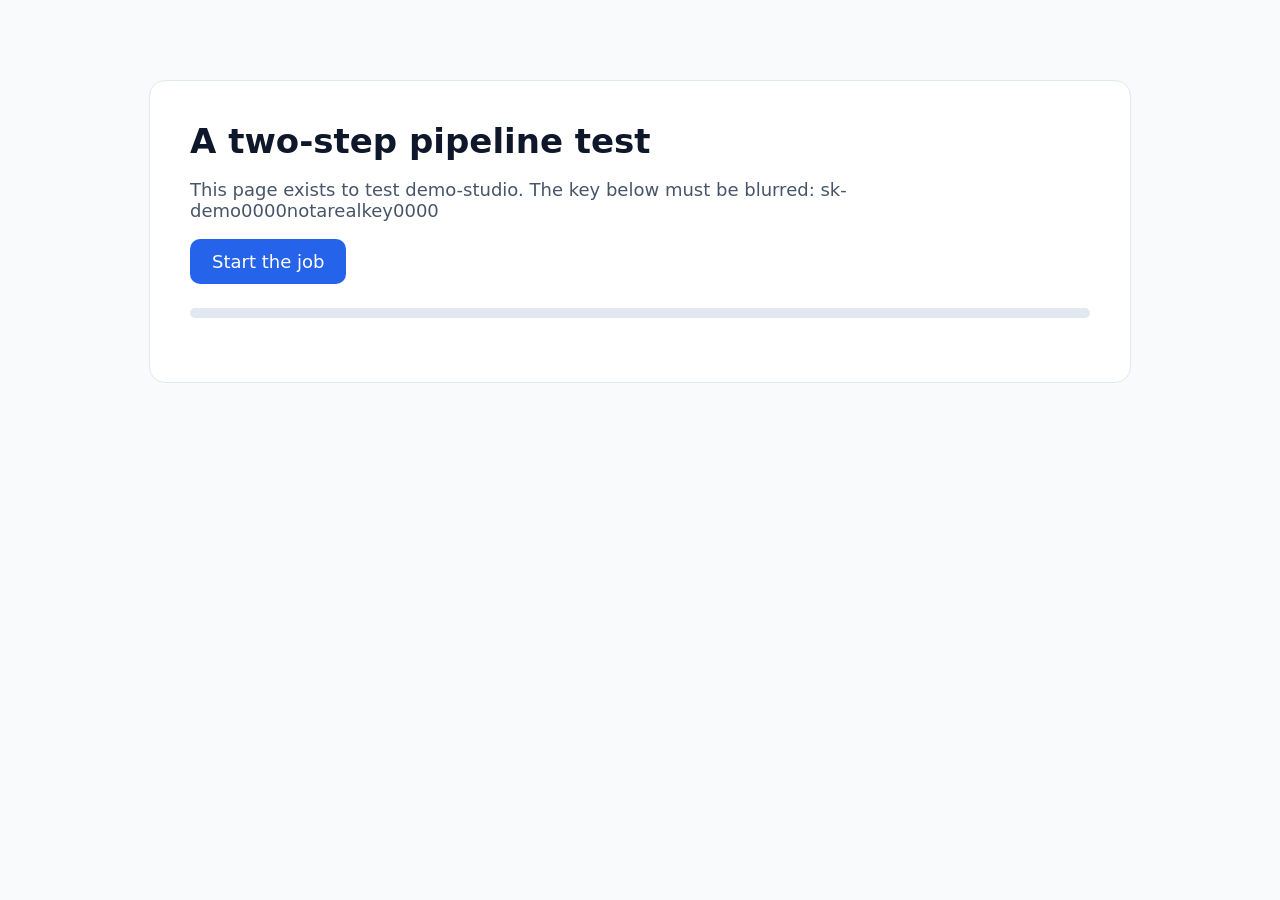
<file: examples/hello/index.html>
<!doctype html>
<html lang="en"><head><meta charset="utf-8"><title>Pipeline test</title>
<style>
 body{font-family:"Segoe UI",system-ui,sans-serif;margin:0;background:#f8fafc;color:#0f172a}
 main{max-width:900px;margin:80px auto;padding:40px;background:#fff;border:1px solid #e2e8f0;border-radius:16px}
 h1{margin:0 0 12px;font-size:34px} p{color:#475569;font-size:18px}
 button{font:inherit;font-size:18px;padding:12px 22px;border-radius:10px;border:0;background:#2563eb;color:#fff;cursor:pointer}
 button:hover{background:#1d4ed8}
 .bar{height:10px;background:#e2e8f0;border-radius:6px;margin:24px 0;overflow:hidden}
 .bar i{display:block;height:100%;width:0;background:#22c55e;transition:width 5s linear}
 #done{display:none;font-size:22px;font-weight:600;color:#15803d}
</style></head>
<body><main>
 <h1 data-demo="heading">A two-step pipeline test</h1>
 <p>This page exists to test demo-studio. The key below must be blurred: sk-demo0000notarealkey0000</p>
 <button data-demo="start">Start the job</button>
 <div class="bar"><i id="bar"></i></div>
 <div id="done" data-demo="done">Finished. Nothing was sent.</div>
</main>
<script>
 document.querySelector('[data-demo=start]').addEventListener('click', () => {
   document.getElementById('bar').style.width = '100%';
   setTimeout(() => { document.getElementById('done').style.display = 'block'; }, 5000);
 });
</script></body></html>
</file>
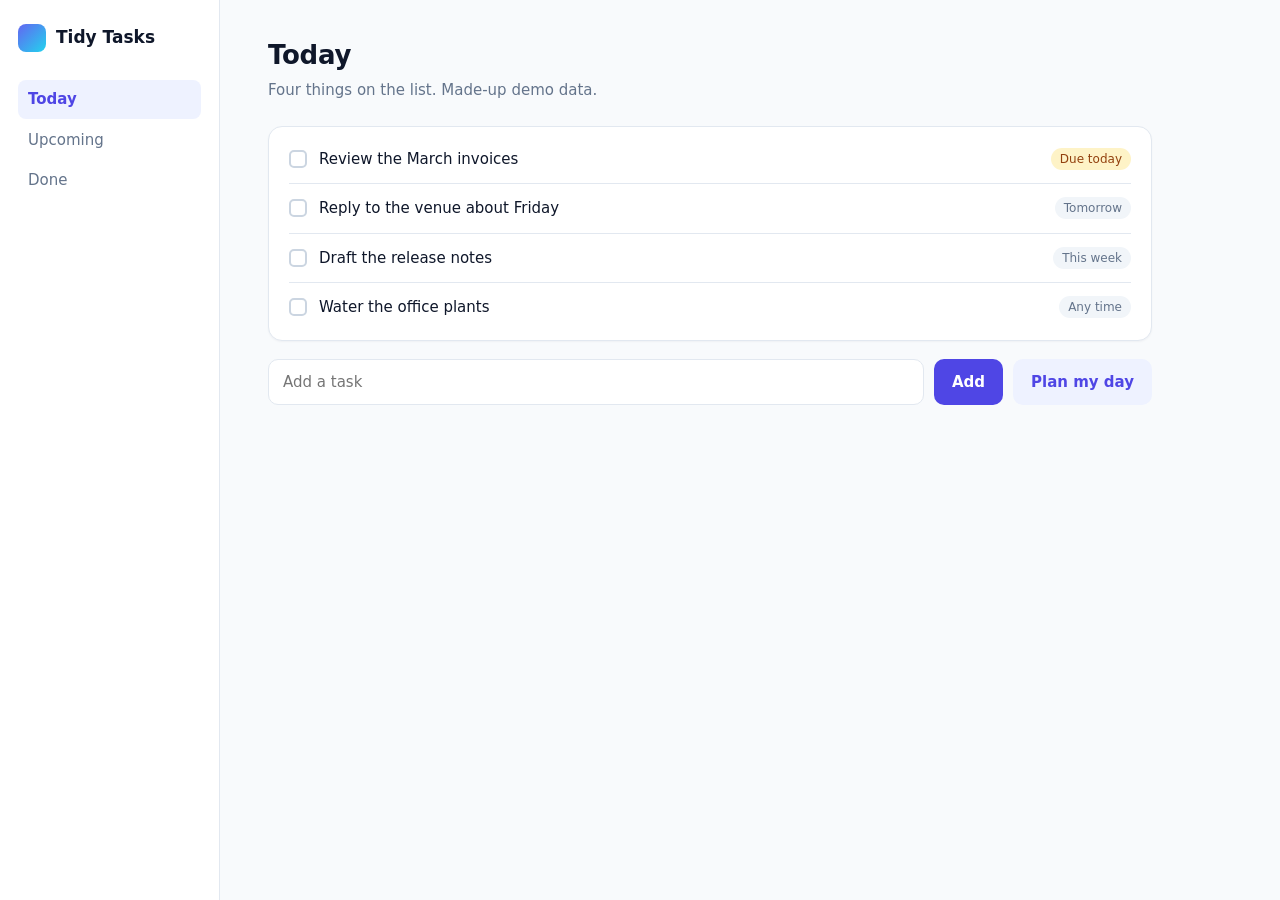
<file: demo_studio/templates/init/demo-app/index.html>
<!doctype html>
<html lang="en">
<head>
<meta charset="utf-8">
<meta name="viewport" content="width=device-width, initial-scale=1">
<title>Tidy Tasks (demo)</title>
<!-- A made-up demo app for the demo-studio starter. Edit it, or point walkthrough.yaml at your own app. -->
<style>
  :root { --ink: #0f172a; --muted: #64748b; --line: #e2e8f0; --brand: #4f46e5; --soft: #eef2ff; }
  * { box-sizing: border-box; }
  body { margin: 0; font: 15px/1.5 "DS Inter", system-ui, -apple-system, "Segoe UI", sans-serif; color: var(--ink);
         background: #f8fafc; }
  .app { display: grid; grid-template-columns: 220px 1fr; min-height: 100vh; }
  aside { background: #fff; border-right: 1px solid var(--line); padding: 24px 18px; }
  .logo { display: flex; align-items: center; gap: 10px; font-weight: 700; font-size: 17px; margin-bottom: 28px; }
  .logo i { width: 28px; height: 28px; border-radius: 8px; background: linear-gradient(135deg, #6366f1, #22d3ee); display: block; }
  nav a { display: block; padding: 8px 10px; border-radius: 8px; color: var(--muted); text-decoration: none; margin-bottom: 2px; }
  nav a.on { background: var(--soft); color: var(--brand); font-weight: 600; }
  main { padding: 36px 48px; max-width: 980px; }
  h1 { font-size: 26px; margin: 0 0 4px; letter-spacing: -.01em; }
  .sub { color: var(--muted); margin: 0 0 24px; }
  .card { background: #fff; border: 1px solid var(--line); border-radius: 14px; padding: 8px 20px; box-shadow: 0 1px 2px rgba(15,23,42,.04); }
  .row { display: flex; align-items: center; gap: 12px; padding: 13px 0; border-bottom: 1px solid var(--line); }
  .row:last-child { border-bottom: 0; }
  .box { width: 18px; height: 18px; border: 2px solid #cbd5e1; border-radius: 5px; flex: none; }
  .tag { margin-left: auto; font-size: 12px; padding: 2px 9px; border-radius: 99px; background: #f1f5f9; color: var(--muted); }
  .tag.due { background: #fef3c7; color: #92400e; }
  .row.new { animation: pop .5s ease; }
  @keyframes pop { from { background: var(--soft); } to { background: transparent; } }
  .add { display: flex; gap: 10px; margin: 18px 0 26px; }
  .add input { flex: 1; font: inherit; padding: 11px 14px; border: 1px solid var(--line); border-radius: 10px; background: #fff; }
  button { font: inherit; font-weight: 600; border: 0; border-radius: 10px; padding: 11px 18px; cursor: pointer; }
  .primary { background: var(--brand); color: #fff; }
  .ghost { background: var(--soft); color: var(--brand); }
  .plan { margin-top: 22px; padding: 18px 20px; border-radius: 14px; background: #fff; border: 1px solid var(--line); display: none; }
  .plan.on { display: block; animation: pop .6s ease; }
  .plan h3 { margin: 0 0 8px; font-size: 16px; }
  .plan ol { margin: 0; padding-left: 20px; }
  .thinking { color: var(--muted); margin-top: 16px; display: none; }
  .thinking.on { display: block; }
</style>
</head>
<body>
<div class="app">
  <aside>
    <div class="logo"><i></i>Tidy Tasks</div>
    <nav><a class="on" href="#">Today</a><a href="#">Upcoming</a><a href="#">Done</a></nav>
  </aside>
  <main>
    <h1 data-demo="heading">Today</h1>
    <p class="sub">Four things on the list. Made-up demo data.</p>
    <div class="card" data-demo="list" id="list">
      <div class="row"><span class="box"></span>Review the March invoices<span class="tag due">Due today</span></div>
      <div class="row"><span class="box"></span>Reply to the venue about Friday<span class="tag">Tomorrow</span></div>
      <div class="row"><span class="box"></span>Draft the release notes<span class="tag">This week</span></div>
      <div class="row"><span class="box"></span>Water the office plants<span class="tag">Any time</span></div>
    </div>
    <div class="add">
      <input data-demo="new-task" id="new" placeholder="Add a task">
      <button class="primary" data-demo="add" id="add">Add</button>
      <button class="ghost" data-demo="plan" id="plan">Plan my day</button>
    </div>
    <div class="thinking" id="thinking">Sorting your list...</div>
    <div class="plan" data-demo="plan-result" id="result">
      <h3>Your plan for today</h3>
      <ol>
        <li>Review the March invoices first: they are due today.</li>
        <li>Then book the team retro and reply to the venue.</li>
        <li>Leave the release notes for the afternoon.</li>
      </ol>
    </div>
  </main>
</div>
<script>
  const $ = (id) => document.getElementById(id);
  $("add").onclick = () => {
    const v = $("new").value.trim();
    if (!v) return;
    const row = document.createElement("div");
    row.className = "row new";
    row.innerHTML = '<span class="box"></span><span></span><span class="tag">Today</span>';
    row.children[1].textContent = v;
    $("list").appendChild(row);
    $("new").value = "";
  };
  $("plan").onclick = () => {
    $("thinking").classList.add("on");
    setTimeout(() => { $("thinking").classList.remove("on"); $("result").classList.add("on"); }, 4000);
  };
</script>
</body>
</html>
</file>
